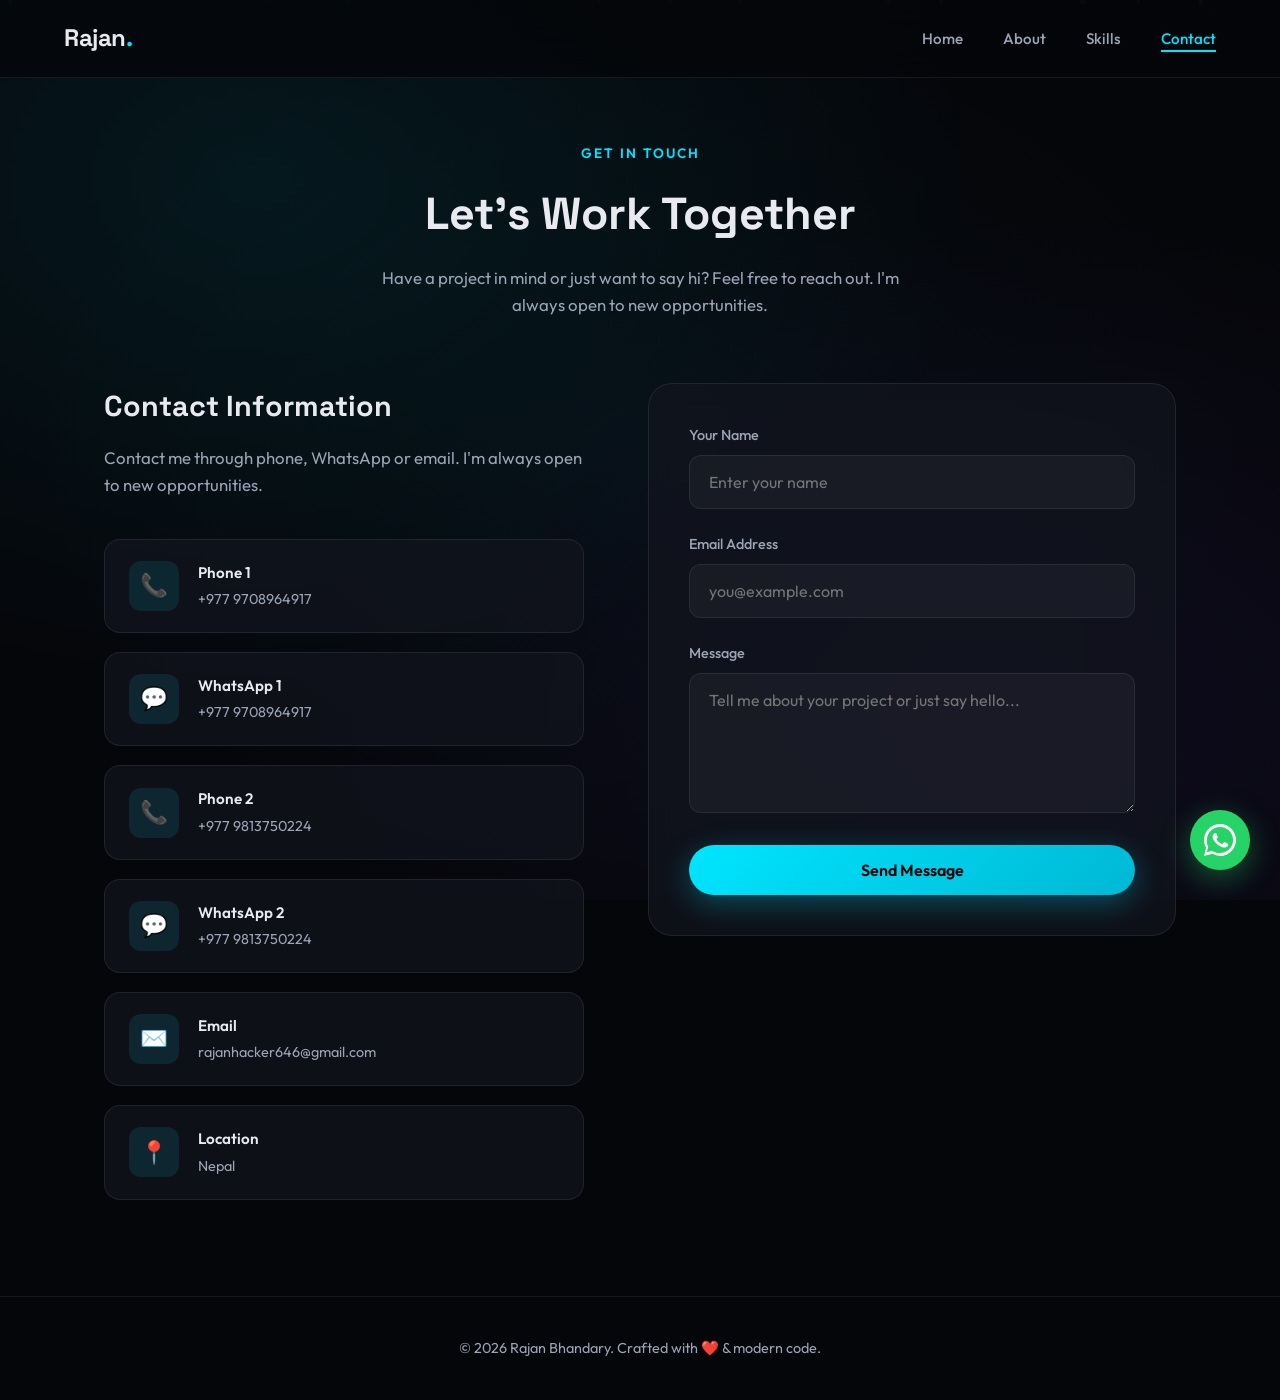
<file: contact.html>
<!DOCTYPE html>
<html lang="en">
<head>
  <meta charset="UTF-8">
  <meta name="viewport" content="width=device-width, initial-scale=1.0">
  <title>Contact | Rajan Bhandary</title>
  <link rel="stylesheet" href="style.css">
  <link rel="icon" href="data:image/svg+xml,<svg xmlns='http://www.w3.org/2000/svg' viewBox='0 0 100 100'><text y='.9em' font-size='90'>🚀</text></svg>">
</head>
<body>
  <div class="bg-animation"></div>

  <div class="flying-elements">
    <div class="plane"><svg viewBox="0 0 24 24"><path d="M21 16v-2l-8-5V3.5c0-.83-.67-1.5-1.5-1.5S10 2.67 10 3.5V9l-8 5v2l8-2.5V19l-2 1.5V22l3.5-1 3.5 1v-1.5L13 19v-5.5l8 2.5z"/></svg></div>
    <div class="plane"><svg viewBox="0 0 24 24"><path d="M21 16v-2l-8-5V3.5c0-.83-.67-1.5-1.5-1.5S10 2.67 10 3.5V9l-8 5v2l8-2.5V19l-2 1.5V22l3.5-1 3.5 1v-1.5L13 19v-5.5l8 2.5z"/></svg></div>
  </div>

  <nav class="navbar" id="navbar">
    <a href="index.html" class="logo">Rajan<span>.</span></a>
    <ul class="nav-links" id="navLinks">
      <li><a href="index.html">Home</a></li>
      <li><a href="about.html">About</a></li>
      <li><a href="skills.html">Skills</a></li>
      <li><a href="contact.html" class="active">Contact</a></li>
    </ul>
    <button class="menu-toggle" id="menuToggle" aria-label="Menu">
      <span></span><span></span><span></span>
    </button>
  </nav>

  <section class="section" style="padding-top: 140px;">
    <div class="container">
      <div class="section-header fade-in">
        <span class="tag">Get In Touch</span>
        <h2>Let's Work Together</h2>
        <p>Have a project in mind or just want to say hi? Feel free to reach out. I'm always open to new opportunities.</p>
      </div>

      <div class="contact-wrapper">
        <div class="contact-info fade-in">
          <h3>Contact Information</h3>
          <p>Contact me through phone, WhatsApp or email. I'm always open to new opportunities.</p>

          <div class="contact-cards">

            <a href="tel:+9779708964917" class="contact-card">
              <div class="icon-box">📞</div>
              <div class="details">
                <h4>Phone 1</h4>
                <p>+977 9708964917</p>
              </div>
            </a>

            <a href="https://wa.me/9779708964917" target="_blank" rel="noopener noreferrer" class="contact-card">
              <div class="icon-box">💬</div>
              <div class="details">
                <h4>WhatsApp 1</h4>
                <p>+977 9708964917</p>
              </div>
            </a>

            <a href="tel:+9779813750224" class="contact-card">
              <div class="icon-box">📞</div>
              <div class="details">
                <h4>Phone 2</h4>
                <p>+977 9813750224</p>
              </div>
            </a>

            <a href="https://wa.me/9779813750224" target="_blank" rel="noopener noreferrer" class="contact-card">
              <div class="icon-box">💬</div>
              <div class="details">
                <h4>WhatsApp 2</h4>
                <p>+977 9813750224</p>
              </div>
            </a>

            <a href="mailto:rajanhacker646@gmail.com" class="contact-card">
              <div class="icon-box">✉️</div>
              <div class="details">
                <h4>Email</h4>
                <p>rajanhacker646@gmail.com</p>
              </div>
            </a>

            <div class="contact-card" style="cursor: default;">
              <div class="icon-box">📍</div>
              <div class="details">
                <h4>Location</h4>
                <p>Nepal</p>
              </div>
            </div>

          </div>
        </div>

        <div class="contact-form fade-in">
          <form id="contactForm" onsubmit="return handleSubmit(event)">
            <div class="form-group">
              <label for="name">Your Name</label>
              <input type="text" id="name" name="name" placeholder="Enter your name" required>
            </div>

            <div class="form-group">
              <label for="email">Email Address</label>
              <input type="email" id="email" name="email" placeholder="you@example.com" required>
            </div>

            <div class="form-group">
              <label for="message">Message</label>
              <textarea id="message" name="message" placeholder="Tell me about your project or just say hello..." required></textarea>
            </div>

            <button type="submit" class="btn btn-primary" style="width: 100%; justify-content: center;">
              Send Message
            </button>
          </form>
        </div>
      </div>
    </div>
  </section>

  <a href="https://wa.me/9779708964917" target="_blank" rel="noopener noreferrer" class="whatsapp-float" aria-label="Chat on WhatsApp">
    <svg viewBox="0 0 32 32">
      <path d="M16.004 0C7.168 0 0 7.168 0 16c0 2.824.736 5.472 2.024 7.776L.064 32l8.4-2.208A15.92 15.92 0 0016.004 32C24.832 32 32 24.832 32 16S24.832 0 16.004 0zm0 29.12c-2.56 0-5.056-.672-7.232-1.952l-.528-.312-5.472 1.44 1.44-5.344-.344-.544A13.056 13.056 0 012.88 16c0-7.232 5.888-13.12 13.124-13.12S29.12 8.768 29.12 16 23.232 29.12 16.004 29.12z"/>
      <path d="M23.36 19.424c-.384-.192-2.272-1.12-2.624-1.248-.352-.128-.608-.192-.864.192-.256.384-.992 1.248-1.216 1.504-.224.256-.448.288-.832.096-.384-.192-1.616-.592-3.072-1.888-1.136-1.024-1.904-2.288-2.128-2.672-.224-.384-.024-.592.168-.784.176-.176.384-.448.576-.672.192-.224.256-.384.384-.64.128-.256.064-.48-.032-.672-.096-.192-.864-2.08-1.184-2.848-.32-.752-.64-.64-.864-.64h-.736c-.256 0-.672.096-1.024.48-.352.384-1.344 1.312-1.344 3.2s1.376 3.712 1.568 3.968c.192.256 2.704 4.128 6.56 5.792.912.384 1.632.624 2.192.8.912.288 1.744.248 2.4.152.736-.112 2.272-.928 2.592-1.824.32-.896.32-1.664.224-1.824-.096-.16-.352-.256-.736-.448z"/>
    </svg>
  </a>

  <footer>
    <div class="container">
      <p>© 2026 Rajan Bhandary. Crafted with ❤️ & modern code.</p>
    </div>
  </footer>

  <script src="script.js"></script>
</body>
</html>
</file>
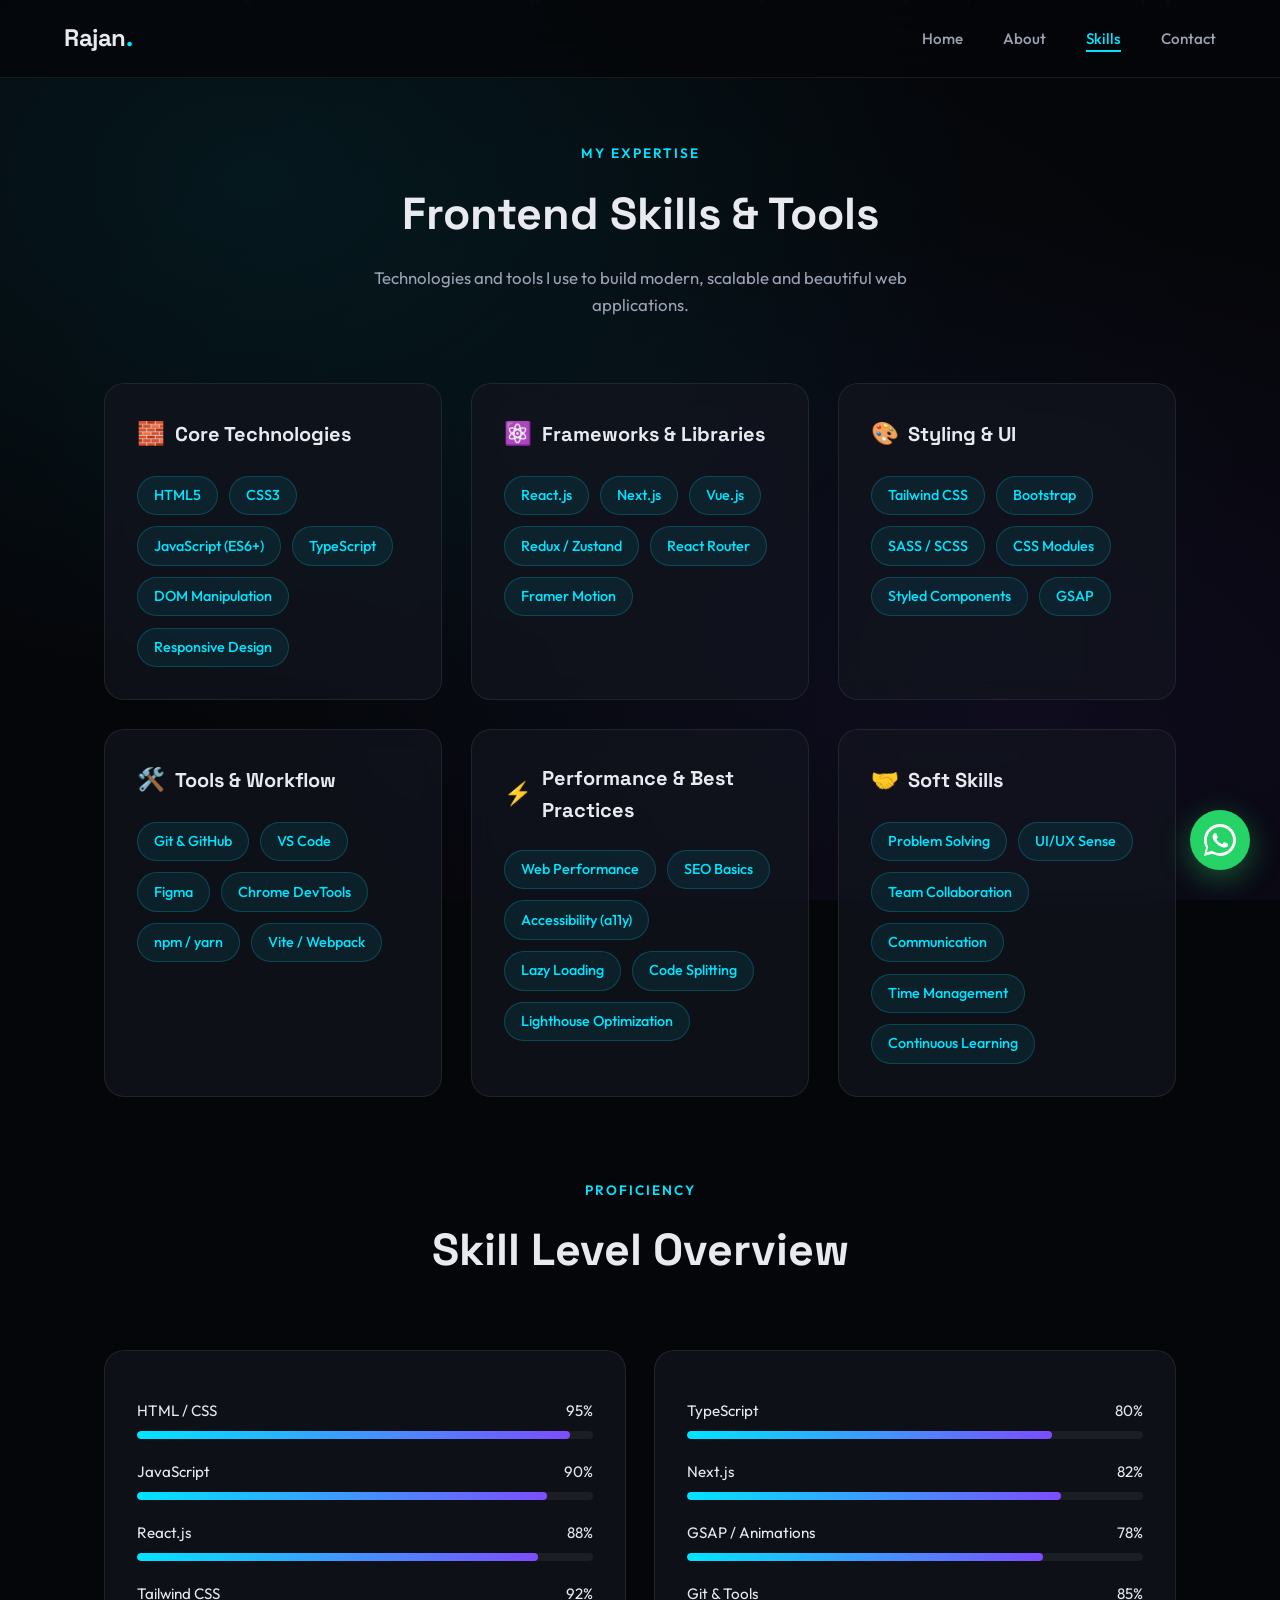
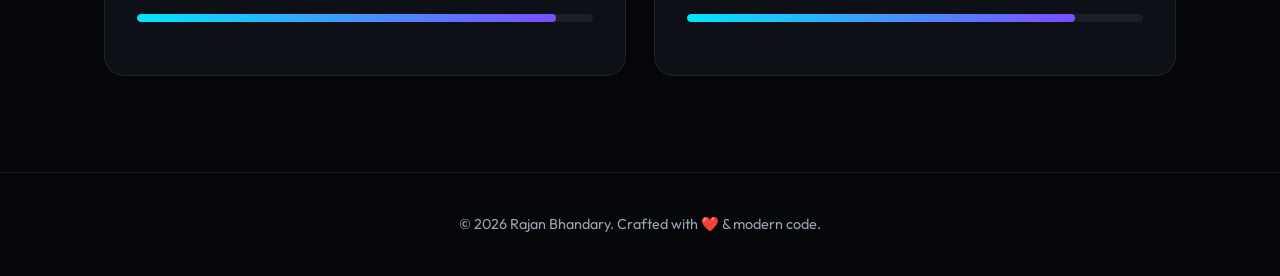
<file: skills.html>
<!DOCTYPE html>
<html lang="en">
<head>
  <meta charset="UTF-8">
  <meta name="viewport" content="width=device-width, initial-scale=1.0">
  <title>Skills | Rajan Bhandary</title>
  <link rel="stylesheet" href="style.css">
  <link rel="icon" href="data:image/svg+xml,<svg xmlns='http://www.w3.org/2000/svg' viewBox='0 0 100 100'><text y='.9em' font-size='90'>🚀</text></svg>">
</head>
<body>
  <div class="bg-animation"></div>
  
  <div class="flying-elements">
    <div class="plane"><svg viewBox="0 0 24 24"><path d="M21 16v-2l-8-5V3.5c0-.83-.67-1.5-1.5-1.5S10 2.67 10 3.5V9l-8 5v2l8-2.5V19l-2 1.5V22l3.5-1 3.5 1v-1.5L13 19v-5.5l8 2.5z"/></svg></div>
    <div class="plane"><svg viewBox="0 0 24 24"><path d="M21 16v-2l-8-5V3.5c0-.83-.67-1.5-1.5-1.5S10 2.67 10 3.5V9l-8 5v2l8-2.5V19l-2 1.5V22l3.5-1 3.5 1v-1.5L13 19v-5.5l8 2.5z"/></svg></div>
    <div class="plane"><svg viewBox="0 0 24 24"><path d="M21 16v-2l-8-5V3.5c0-.83-.67-1.5-1.5-1.5S10 2.67 10 3.5V9l-8 5v2l8-2.5V19l-2 1.5V22l3.5-1 3.5 1v-1.5L13 19v-5.5l8 2.5z"/></svg></div>
  </div>

  <nav class="navbar" id="navbar">
    <a href="index.html" class="logo">Rajan<span>.</span></a>
    <ul class="nav-links" id="navLinks">
      <li><a href="index.html">Home</a></li>
      <li><a href="about.html">About</a></li>
      <li><a href="skills.html" class="active">Skills</a></li>
      <li><a href="contact.html">Contact</a></li>
    </ul>
    <button class="menu-toggle" id="menuToggle" aria-label="Menu">
      <span></span><span></span><span></span>
    </button>
  </nav>

  <section class="section" style="padding-top: 140px;">
    <div class="container">
      <div class="section-header fade-in">
        <span class="tag">My Expertise</span>
        <h2>Frontend Skills & Tools</h2>
        <p>Technologies and tools I use to build modern, scalable and beautiful web applications.</p>
      </div>

      <div class="skills-grid">
        <!-- Core -->
        <div class="skill-category fade-in">
          <h3><span class="emoji">🧱</span> Core Technologies</h3>
          <div class="skill-tags">
            <span class="skill-tag">HTML5</span>
            <span class="skill-tag">CSS3</span>
            <span class="skill-tag">JavaScript (ES6+)</span>
            <span class="skill-tag">TypeScript</span>
            <span class="skill-tag">DOM Manipulation</span>
            <span class="skill-tag">Responsive Design</span>
          </div>
        </div>

        <!-- Frameworks -->
        <div class="skill-category fade-in">
          <h3><span class="emoji">⚛️</span> Frameworks & Libraries</h3>
          <div class="skill-tags">
            <span class="skill-tag">React.js</span>
            <span class="skill-tag">Next.js</span>
            <span class="skill-tag">Vue.js</span>
            <span class="skill-tag">Redux / Zustand</span>
            <span class="skill-tag">React Router</span>
            <span class="skill-tag">Framer Motion</span>
          </div>
        </div>

        <!-- Styling -->
        <div class="skill-category fade-in">
          <h3><span class="emoji">🎨</span> Styling & UI</h3>
          <div class="skill-tags">
            <span class="skill-tag">Tailwind CSS</span>
            <span class="skill-tag">Bootstrap</span>
            <span class="skill-tag">SASS / SCSS</span>
            <span class="skill-tag">CSS Modules</span>
            <span class="skill-tag">Styled Components</span>
            <span class="skill-tag">GSAP</span>
          </div>
        </div>

        <!-- Tools -->
        <div class="skill-category fade-in">
          <h3><span class="emoji">🛠️</span> Tools & Workflow</h3>
          <div class="skill-tags">
            <span class="skill-tag">Git & GitHub</span>
            <span class="skill-tag">VS Code</span>
            <span class="skill-tag">Figma</span>
            <span class="skill-tag">Chrome DevTools</span>
            <span class="skill-tag">npm / yarn</span>
            <span class="skill-tag">Vite / Webpack</span>
          </div>
        </div>

        <!-- Performance -->
        <div class="skill-category fade-in">
          <h3><span class="emoji">⚡</span> Performance & Best Practices</h3>
          <div class="skill-tags">
            <span class="skill-tag">Web Performance</span>
            <span class="skill-tag">SEO Basics</span>
            <span class="skill-tag">Accessibility (a11y)</span>
            <span class="skill-tag">Lazy Loading</span>
            <span class="skill-tag">Code Splitting</span>
            <span class="skill-tag">Lighthouse Optimization</span>
          </div>
        </div>

        <!-- Soft Skills -->
        <div class="skill-category fade-in">
          <h3><span class="emoji">🤝</span> Soft Skills</h3>
          <div class="skill-tags">
            <span class="skill-tag">Problem Solving</span>
            <span class="skill-tag">UI/UX Sense</span>
            <span class="skill-tag">Team Collaboration</span>
            <span class="skill-tag">Communication</span>
            <span class="skill-tag">Time Management</span>
            <span class="skill-tag">Continuous Learning</span>
          </div>
        </div>
      </div>

      <!-- Skill Progress -->
      <div class="section-header fade-in" style="margin-top: 5rem;">
        <span class="tag">Proficiency</span>
        <h2>Skill Level Overview</h2>
      </div>

      <div class="skills-grid" style="grid-template-columns: 1fr 1fr;">
        <div class="skill-category fade-in">
          <div class="skill-bars">
            <div class="skill-bar">
              <div class="info"><span>HTML / CSS</span><span>95%</span></div>
              <div class="bar"><div class="progress" data-width="95%"></div></div>
            </div>
            <div class="skill-bar">
              <div class="info"><span>JavaScript</span><span>90%</span></div>
              <div class="bar"><div class="progress" data-width="90%"></div></div>
            </div>
            <div class="skill-bar">
              <div class="info"><span>React.js</span><span>88%</span></div>
              <div class="bar"><div class="progress" data-width="88%"></div></div>
            </div>
            <div class="skill-bar">
              <div class="info"><span>Tailwind CSS</span><span>92%</span></div>
              <div class="bar"><div class="progress" data-width="92%"></div></div>
            </div>
          </div>
        </div>

        <div class="skill-category fade-in">
          <div class="skill-bars">
            <div class="skill-bar">
              <div class="info"><span>TypeScript</span><span>80%</span></div>
              <div class="bar"><div class="progress" data-width="80%"></div></div>
            </div>
            <div class="skill-bar">
              <div class="info"><span>Next.js</span><span>82%</span></div>
              <div class="bar"><div class="progress" data-width="82%"></div></div>
            </div>
            <div class="skill-bar">
              <div class="info"><span>GSAP / Animations</span><span>78%</span></div>
              <div class="bar"><div class="progress" data-width="78%"></div></div>
            </div>
            <div class="skill-bar">
              <div class="info"><span>Git & Tools</span><span>85%</span></div>
              <div class="bar"><div class="progress" data-width="85%"></div></div>
            </div>
          </div>
        </div>
      </div>
    </div>
  </section>

  <a href="https://wa.me/919708964917" target="_blank" class="whatsapp-float" aria-label="Chat on WhatsApp">
    <svg viewBox="0 0 32 32"><path d="M16.004 0C7.168 0 0 7.168 0 16c0 2.824.736 5.472 2.024 7.776L.064 32l8.4-2.208A15.92 15.92 0 0016.004 32C24.832 32 32 24.832 32 16S24.832 0 16.004 0zm0 29.12c-2.56 0-5.056-.672-7.232-1.952l-.528-.312-5.472 1.44 1.44-5.344-.344-.544A13.056 13.056 0 012.88 16c0-7.232 5.888-13.12 13.124-13.12S29.12 8.768 29.12 16 23.232 29.12 16.004 29.12z"/><path d="M23.36 19.424c-.384-.192-2.272-1.12-2.624-1.248-.352-.128-.608-.192-.864.192-.256.384-.992 1.248-1.216 1.504-.224.256-.448.288-.832.096-.384-.192-1.616-.592-3.072-1.888-1.136-1.024-1.904-2.288-2.128-2.672-.224-.384-.024-.592.168-.784.176-.176.384-.448.576-.672.192-.224.256-.384.384-.64.128-.256.064-.48-.032-.672-.096-.192-.864-2.08-1.184-2.848-.32-.752-.64-.64-.864-.64h-.736c-.256 0-.672.096-1.024.48-.352.384-1.344 1.312-1.344 3.2s1.376 3.712 1.568 3.968c.192.256 2.704 4.128 6.56 5.792.912.384 1.632.624 2.192.8.912.288 1.744.248 2.4.152.736-.112 2.272-.928 2.592-1.824.32-.896.32-1.664.224-1.824-.096-.16-.352-.256-.736-.448z"/></svg>
  </a>

  <footer>
    <div class="container">
      <p>© 2026 Rajan Bhandary. Crafted with ❤️ & modern code.</p>
    </div>
  </footer>

  <script src="script.js"></script>
</body>
</html>
</file>
<file: style.css>
/* ===== RAJAN BHANDARY - PORTFOLIO ===== */
@import url('https://fonts.googleapis.com/css2?family=Outfit:wght@300;400;500;600;700;800&family=Space+Grotesk:wght@400;500;600;700&display=swap');

:root {
  --bg: #05060a;
  --bg-card: rgba(18, 20, 30, 0.75);
  --primary: #00e5ff;
  --primary-dark: #00b8d4;
  --accent: #7c4dff;
  --text: #e8eaf0;
  --text-muted: #9ba3b5;
  --glass: rgba(255, 255, 255, 0.04);
  --border: rgba(255, 255, 255, 0.08);
  --success: #00e676;
  --shadow: 0 20px 60px rgba(0, 229, 255, 0.08);
}

* {
  margin: 0;
  padding: 0;
  box-sizing: border-box;
}

html {
  scroll-behavior: smooth;
}

body {
  font-family: 'Outfit', sans-serif;
  background: var(--bg);
  color: var(--text);
  line-height: 1.6;
  overflow-x: hidden;
  min-height: 100vh;
}

/* Animated background */
.bg-animation {
  position: fixed;
  top: 0;
  left: 0;
  width: 100%;
  height: 100%;
  z-index: -2;
  background: 
    radial-gradient(ellipse at 20% 20%, rgba(0, 229, 255, 0.08) 0%, transparent 50%),
    radial-gradient(ellipse at 80% 80%, rgba(124, 77, 255, 0.08) 0%, transparent 50%),
    radial-gradient(ellipse at 50% 50%, rgba(0, 184, 212, 0.03) 0%, transparent 70%),
    var(--bg);
}

/* Flying planes / particles */
.flying-elements {
  position: fixed;
  top: 0;
  left: 0;
  width: 100%;
  height: 100%;
  z-index: -1;
  pointer-events: none;
  overflow: hidden;
}

.plane {
  position: absolute;
  opacity: 0.15;
  animation: fly linear infinite;
}

.plane svg {
  width: 40px;
  height: 40px;
  fill: var(--primary);
}

.plane:nth-child(1) { top: 15%; left: -50px; animation-duration: 28s; animation-delay: 0s; }
.plane:nth-child(2) { top: 45%; left: -50px; animation-duration: 35s; animation-delay: 5s; }
.plane:nth-child(3) { top: 70%; left: -50px; animation-duration: 42s; animation-delay: 12s; }
.plane:nth-child(4) { top: 25%; left: -50px; animation-duration: 31s; animation-delay: 18s; }

@keyframes fly {
  0% { transform: translateX(0) translateY(0) rotate(0deg); opacity: 0; }
  5% { opacity: 0.15; }
  50% { transform: translateX(50vw) translateY(-30px) rotate(5deg); }
  95% { opacity: 0.15; }
  100% { transform: translateX(110vw) translateY(20px) rotate(-3deg); opacity: 0; }
}

/* Particles */
.particle {
  position: absolute;
  width: 4px;
  height: 4px;
  background: var(--primary);
  border-radius: 50%;
  opacity: 0.3;
  animation: float-particle linear infinite;
}

@keyframes float-particle {
  0% { transform: translateY(100vh) scale(0); opacity: 0; }
  10% { opacity: 0.4; }
  90% { opacity: 0.4; }
  100% { transform: translateY(-10vh) scale(1); opacity: 0; }
}

/* Navbar */
.navbar {
  position: fixed;
  top: 0;
  left: 0;
  width: 100%;
  padding: 1.2rem 5%;
  display: flex;
  justify-content: space-between;
  align-items: center;
  z-index: 1000;
  background: rgba(5, 6, 10, 0.85);
  backdrop-filter: blur(20px);
  border-bottom: 1px solid var(--border);
  transition: all 0.3s ease;
}

.navbar.scrolled {
  padding: 0.8rem 5%;
  box-shadow: 0 10px 40px rgba(0, 0, 0, 0.4);
}

.logo {
  font-family: 'Space Grotesk', sans-serif;
  font-size: 1.5rem;
  font-weight: 700;
  color: var(--text);
  text-decoration: none;
  letter-spacing: -0.5px;
}

.logo span {
  color: var(--primary);
}

.nav-links {
  display: flex;
  gap: 2.5rem;
  list-style: none;
}

.nav-links a {
  color: var(--text-muted);
  text-decoration: none;
  font-weight: 500;
  font-size: 0.95rem;
  transition: all 0.3s ease;
  position: relative;
}

.nav-links a::after {
  content: '';
  position: absolute;
  bottom: -4px;
  left: 0;
  width: 0;
  height: 2px;
  background: var(--primary);
  transition: width 0.3s ease;
}

.nav-links a:hover,
.nav-links a.active {
  color: var(--primary);
}

.nav-links a:hover::after,
.nav-links a.active::after {
  width: 100%;
}

.menu-toggle {
  display: none;
  flex-direction: column;
  gap: 6px;
  cursor: pointer;
  background: none;
  border: none;
}

.menu-toggle span {
  width: 28px;
  height: 2px;
  background: var(--text);
  transition: all 0.3s ease;
}

/* Container */
.container {
  max-width: 1200px;
  margin: 0 auto;
  padding: 0 5%;
}

/* ===== HOME PAGE ===== */
.hero {
  min-height: 100vh;
  display: flex;
  align-items: center;
  padding-top: 80px;
  position: relative;
}

.hero-content {
  display: grid;
  grid-template-columns: 1.1fr 0.9fr;
  gap: 4rem;
  align-items: center;
  width: 100%;
}

.hero-text {
  animation: fadeInUp 0.8s ease forwards;
}

.greeting {
  display: inline-block;
  font-size: 1rem;
  color: var(--primary);
  font-weight: 500;
  margin-bottom: 1rem;
  letter-spacing: 2px;
  text-transform: uppercase;
}

.hero-text h1 {
  font-family: 'Space Grotesk', sans-serif;
  font-size: clamp(2.8rem, 5vw, 4.2rem);
  font-weight: 700;
  line-height: 1.15;
  margin-bottom: 1.2rem;
  letter-spacing: -1px;
}

.hero-text h1 .highlight {
  background: linear-gradient(135deg, var(--primary), var(--accent));
  -webkit-background-clip: text;
  -webkit-text-fill-color: transparent;
  background-clip: text;
}

.hero-text .role {
  font-size: 1.35rem;
  color: var(--text-muted);
  margin-bottom: 1.8rem;
  font-weight: 400;
}

.hero-text .intro {
  font-size: 1.1rem;
  color: var(--text-muted);
  max-width: 520px;
  margin-bottom: 2.5rem;
  line-height: 1.8;
}

.hero-btns {
  display: flex;
  gap: 1.2rem;
  flex-wrap: wrap;
}

.btn {
  display: inline-flex;
  align-items: center;
  gap: 0.6rem;
  padding: 0.95rem 1.9rem;
  border-radius: 50px;
  font-weight: 600;
  font-size: 1rem;
  text-decoration: none;
  transition: all 0.3s ease;
  border: none;
  cursor: pointer;
  font-family: inherit;
}

.btn-primary {
  background: linear-gradient(135deg, var(--primary), var(--primary-dark));
  color: #000;
  box-shadow: 0 8px 30px rgba(0, 229, 255, 0.3);
}

.btn-primary:hover {
  transform: translateY(-3px);
  box-shadow: 0 12px 40px rgba(0, 229, 255, 0.45);
}

.btn-outline {
  background: transparent;
  color: var(--text);
  border: 1.5px solid var(--border);
}

.btn-outline:hover {
  border-color: var(--primary);
  color: var(--primary);
  background: rgba(0, 229, 255, 0.05);
  transform: translateY(-3px);
}

/* Photo */
.hero-image {
  position: relative;
  display: flex;
  justify-content: center;
  animation: fadeInRight 0.9s ease 0.2s both;
}

.image-wrapper {
  position: relative;
  width: 340px;
  height: 420px;
}

.image-wrapper::before {
  content: '';
  position: absolute;
  inset: -12px;
  border-radius: 24px;
  background: linear-gradient(135deg, var(--primary), var(--accent));
  opacity: 0.5;
  z-index: -1;
  filter: blur(20px);
  animation: pulse-glow 3s ease-in-out infinite;
}

@keyframes pulse-glow {
  0%, 100% { opacity: 0.4; transform: scale(1); }
  50% { opacity: 0.7; transform: scale(1.02); }
}

.image-wrapper img {
  width: 100%;
  height: 100%;
  object-fit: cover;
  border-radius: 20px;
  border: 2px solid rgba(0, 229, 255, 0.2);
  box-shadow: var(--shadow);
}

.floating-badge {
  position: absolute;
  bottom: -20px;
  left: 50%;
  transform: translateX(-50%);
  background: var(--bg-card);
  backdrop-filter: blur(16px);
  border: 1px solid var(--border);
  padding: 0.8rem 1.5rem;
  border-radius: 50px;
  display: flex;
  align-items: center;
  gap: 0.6rem;
  font-size: 0.9rem;
  font-weight: 500;
  box-shadow: 0 10px 40px rgba(0, 0, 0, 0.3);
  white-space: nowrap;
}

.floating-badge .dot {
  width: 10px;
  height: 10px;
  background: var(--success);
  border-radius: 50%;
  animation: blink 1.5s infinite;
}

@keyframes blink {
  0%, 100% { opacity: 1; }
  50% { opacity: 0.4; }
}

/* Stats */
.stats {
  display: flex;
  gap: 3rem;
  margin-top: 4rem;
  padding-top: 2.5rem;
  border-top: 1px solid var(--border);
  animation: fadeInUp 0.8s ease 0.4s both;
}

.stat-item h3 {
  font-family: 'Space Grotesk', sans-serif;
  font-size: 2rem;
  font-weight: 700;
  color: var(--primary);
  margin-bottom: 0.2rem;
}

.stat-item p {
  color: var(--text-muted);
  font-size: 0.9rem;
}

/* ===== SECTION COMMON ===== */
.section {
  padding: 6rem 0;
}

.section-header {
  text-align: center;
  margin-bottom: 4rem;
}

.section-header .tag {
  display: inline-block;
  font-size: 0.85rem;
  color: var(--primary);
  font-weight: 600;
  letter-spacing: 2px;
  text-transform: uppercase;
  margin-bottom: 0.8rem;
}

.section-header h2 {
  font-family: 'Space Grotesk', sans-serif;
  font-size: clamp(2rem, 4vw, 2.8rem);
  font-weight: 700;
  margin-bottom: 1rem;
}

.section-header p {
  color: var(--text-muted);
  max-width: 550px;
  margin: 0 auto;
  font-size: 1.05rem;
}

/* ===== ABOUT PAGE ===== */
.about-grid {
  display: grid;
  grid-template-columns: 1fr 1.2fr;
  gap: 4rem;
  align-items: center;
}

.about-image {
  position: relative;
}

.about-image img {
  width: 100%;
  max-width: 400px;
  border-radius: 20px;
  border: 2px solid rgba(0, 229, 255, 0.15);
  box-shadow: var(--shadow);
}

.about-content h3 {
  font-family: 'Space Grotesk', sans-serif;
  font-size: 1.8rem;
  margin-bottom: 1.2rem;
}

.about-content p {
  color: var(--text-muted);
  margin-bottom: 1.2rem;
  font-size: 1.05rem;
  line-height: 1.8;
}

.about-info {
  display: grid;
  grid-template-columns: 1fr 1fr;
  gap: 1.2rem;
  margin-top: 2rem;
}

.info-item {
  background: var(--glass);
  border: 1px solid var(--border);
  padding: 1.2rem;
  border-radius: 14px;
  transition: all 0.3s ease;
}

.info-item:hover {
  border-color: rgba(0, 229, 255, 0.3);
  transform: translateY(-3px);
}

.info-item .label {
  font-size: 0.8rem;
  color: var(--text-muted);
  margin-bottom: 0.3rem;
}

.info-item .value {
  font-weight: 600;
  font-size: 1.05rem;
}

/* Hobbies */
.hobbies-grid {
  display: grid;
  grid-template-columns: repeat(auto-fit, minmax(220px, 1fr));
  gap: 1.5rem;
  margin-top: 3rem;
}

.hobby-card {
  background: var(--bg-card);
  border: 1px solid var(--border);
  border-radius: 18px;
  padding: 1.8rem;
  text-align: center;
  transition: all 0.35s ease;
  backdrop-filter: blur(12px);
}

.hobby-card:hover {
  transform: translateY(-8px);
  border-color: rgba(0, 229, 255, 0.35);
  box-shadow: 0 20px 50px rgba(0, 229, 255, 0.1);
}

.hobby-card .icon {
  font-size: 2.5rem;
  margin-bottom: 1rem;
  display: block;
}

.hobby-card h4 {
  font-size: 1.15rem;
  margin-bottom: 0.5rem;
  font-weight: 600;
}

.hobby-card p {
  color: var(--text-muted);
  font-size: 0.9rem;
}

/* ===== SKILLS PAGE ===== */
.skills-grid {
  display: grid;
  grid-template-columns: repeat(auto-fit, minmax(280px, 1fr));
  gap: 1.8rem;
}

.skill-category {
  background: var(--bg-card);
  border: 1px solid var(--border);
  border-radius: 20px;
  padding: 2rem;
  backdrop-filter: blur(12px);
  transition: all 0.3s ease;
}

.skill-category:hover {
  border-color: rgba(0, 229, 255, 0.3);
  transform: translateY(-5px);
}

.skill-category h3 {
  font-family: 'Space Grotesk', sans-serif;
  font-size: 1.25rem;
  margin-bottom: 1.5rem;
  display: flex;
  align-items: center;
  gap: 0.6rem;
}

.skill-category h3 .emoji {
  font-size: 1.4rem;
}

.skill-tags {
  display: flex;
  flex-wrap: wrap;
  gap: 0.7rem;
}

.skill-tag {
  background: rgba(0, 229, 255, 0.08);
  border: 1px solid rgba(0, 229, 255, 0.2);
  color: var(--primary);
  padding: 0.45rem 1rem;
  border-radius: 50px;
  font-size: 0.9rem;
  font-weight: 500;
  transition: all 0.25s ease;
}

.skill-tag:hover {
  background: rgba(0, 229, 255, 0.18);
  transform: scale(1.05);
}

/* Progress bars style */
.skill-bars {
  margin-top: 1rem;
}

.skill-bar {
  margin-bottom: 1.3rem;
}

.skill-bar .info {
  display: flex;
  justify-content: space-between;
  margin-bottom: 0.5rem;
  font-size: 0.95rem;
}

.skill-bar .bar {
  height: 8px;
  background: rgba(255, 255, 255, 0.06);
  border-radius: 10px;
  overflow: hidden;
}

.skill-bar .progress {
  height: 100%;
  background: linear-gradient(90deg, var(--primary), var(--accent));
  border-radius: 10px;
  width: 0;
  transition: width 1.2s ease;
}

/* ===== CONTACT PAGE ===== */
.contact-wrapper {
  display: grid;
  grid-template-columns: 1fr 1.1fr;
  gap: 4rem;
  align-items: start;
}

.contact-info h3 {
  font-family: 'Space Grotesk', sans-serif;
  font-size: 1.8rem;
  margin-bottom: 1rem;
}

.contact-info > p {
  color: var(--text-muted);
  margin-bottom: 2.5rem;
  font-size: 1.05rem;
}

.contact-cards {
  display: flex;
  flex-direction: column;
  gap: 1.2rem;
}

.contact-card {
  display: flex;
  align-items: center;
  gap: 1.2rem;
  background: var(--bg-card);
  border: 1px solid var(--border);
  padding: 1.3rem 1.5rem;
  border-radius: 16px;
  text-decoration: none;
  color: var(--text);
  transition: all 0.3s ease;
}

.contact-card:hover {
  border-color: rgba(0, 229, 255, 0.4);
  transform: translateX(8px);
  background: rgba(0, 229, 255, 0.05);
}

.contact-card .icon-box {
  width: 50px;
  height: 50px;
  background: rgba(0, 229, 255, 0.1);
  border-radius: 12px;
  display: flex;
  align-items: center;
  justify-content: center;
  font-size: 1.4rem;
  flex-shrink: 0;
}

.contact-card .details h4 {
  font-size: 0.95rem;
  font-weight: 600;
  margin-bottom: 0.2rem;
}

.contact-card .details p {
  color: var(--text-muted);
  font-size: 0.9rem;
}

/* Contact form */
.contact-form {
  background: var(--bg-card);
  border: 1px solid var(--border);
  border-radius: 24px;
  padding: 2.5rem;
  backdrop-filter: blur(12px);
}

.form-group {
  margin-bottom: 1.5rem;
}

.form-group label {
  display: block;
  font-size: 0.9rem;
  font-weight: 500;
  margin-bottom: 0.5rem;
  color: var(--text-muted);
}

.form-group input,
.form-group textarea {
  width: 100%;
  padding: 1rem 1.2rem;
  background: rgba(255, 255, 255, 0.04);
  border: 1px solid var(--border);
  border-radius: 12px;
  color: var(--text);
  font-family: inherit;
  font-size: 1rem;
  transition: all 0.3s ease;
}

.form-group input:focus,
.form-group textarea:focus {
  outline: none;
  border-color: var(--primary);
  background: rgba(0, 229, 255, 0.05);
}

.form-group textarea {
  resize: vertical;
  min-height: 140px;
}

/* Floating WhatsApp */
.whatsapp-float {
  position: fixed;
  bottom: 30px;
  right: 30px;
  width: 60px;
  height: 60px;
  background: #25D366;
  border-radius: 50%;
  display: flex;
  align-items: center;
  justify-content: center;
  box-shadow: 0 8px 30px rgba(37, 211, 102, 0.4);
  z-index: 999;
  transition: all 0.3s ease;
  text-decoration: none;
  animation: pulse-wa 2s infinite;
}

.whatsapp-float:hover {
  transform: scale(1.1);
  box-shadow: 0 12px 40px rgba(37, 211, 102, 0.55);
}

.whatsapp-float svg {
  width: 32px;
  height: 32px;
  fill: white;
}

@keyframes pulse-wa {
  0% { box-shadow: 0 0 0 0 rgba(37, 211, 102, 0.5); }
  70% { box-shadow: 0 0 0 15px rgba(37, 211, 102, 0); }
  100% { box-shadow: 0 0 0 0 rgba(37, 211, 102, 0); }
}

/* Footer */
footer {
  padding: 2.5rem 0;
  border-top: 1px solid var(--border);
  text-align: center;
  color: var(--text-muted);
  font-size: 0.9rem;
}

footer a {
  color: var(--primary);
  text-decoration: none;
}

/* Animations */
@keyframes fadeInUp {
  from { opacity: 0; transform: translateY(30px); }
  to { opacity: 1; transform: translateY(0); }
}

@keyframes fadeInRight {
  from { opacity: 0; transform: translateX(40px); }
  to { opacity: 1; transform: translateX(0); }
}

.fade-in {
  opacity: 0;
  transform: translateY(25px);
  transition: all 0.7s ease;
}

.fade-in.visible {
  opacity: 1;
  transform: translateY(0);
}

/* Responsive */
@media (max-width: 968px) {
  .hero-content {
    grid-template-columns: 1fr;
    text-align: center;
    gap: 3rem;
  }

  .hero-text .intro {
    margin-left: auto;
    margin-right: auto;
  }

  .hero-btns {
    justify-content: center;
  }

  .stats {
    justify-content: center;
  }

  .hero-image {
    order: -1;
  }

  .image-wrapper {
    width: 280px;
    height: 350px;
    margin: 0 auto;
  }

  .about-grid,
  .contact-wrapper {
    grid-template-columns: 1fr;
    gap: 3rem;
  }

  .about-image {
    text-align: center;
  }

  .nav-links {
    display: none;
    position: absolute;
    top: 100%;
    left: 0;
    width: 100%;
    background: rgba(5, 6, 10, 0.98);
    flex-direction: column;
    padding: 1.5rem;
    gap: 1.2rem;
    border-bottom: 1px solid var(--border);
  }

  .nav-links.active {
    display: flex;
  }

  .menu-toggle {
    display: flex;
  }
}

@media (max-width: 600px) {
  .stats {
    flex-direction: column;
    gap: 1.5rem;
    align-items: center;
  }

  .about-info {
    grid-template-columns: 1fr;
  }

  .hero-text h1 {
    font-size: 2.4rem;
  }
}
</file>
